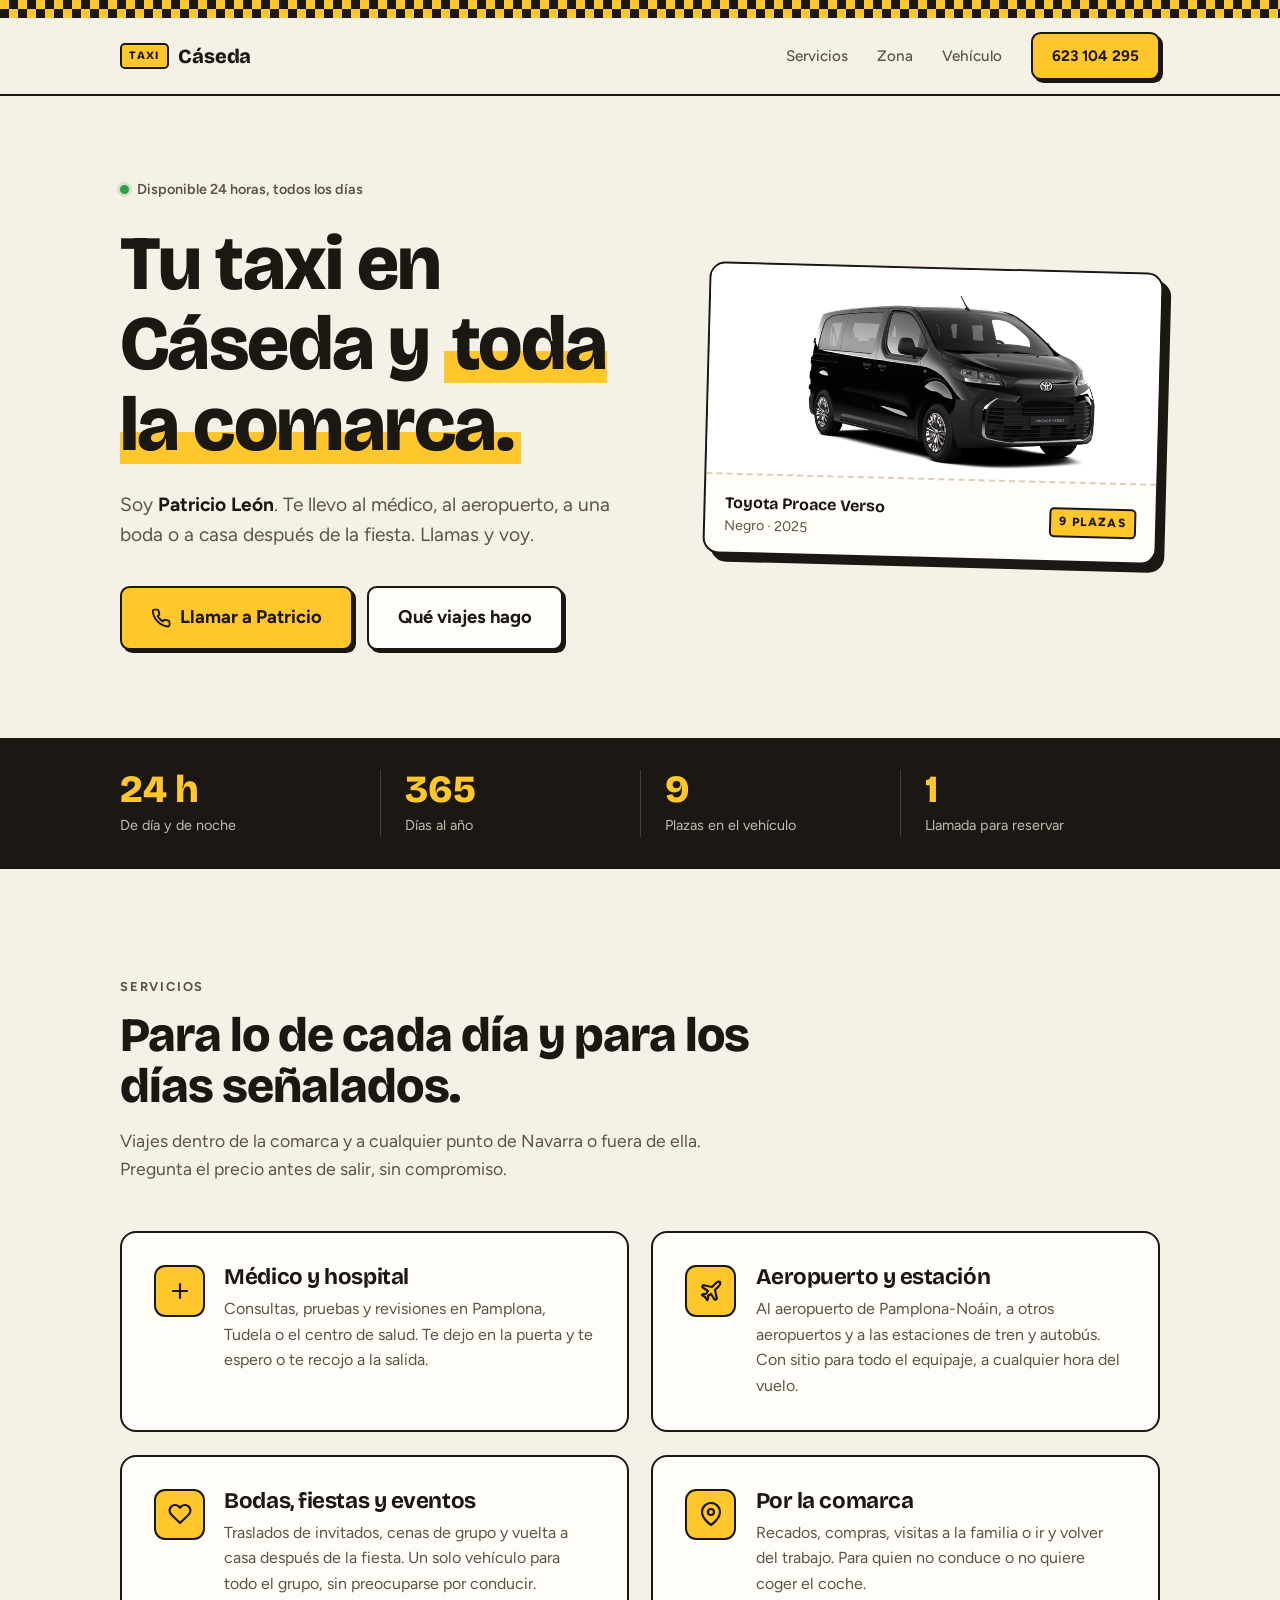
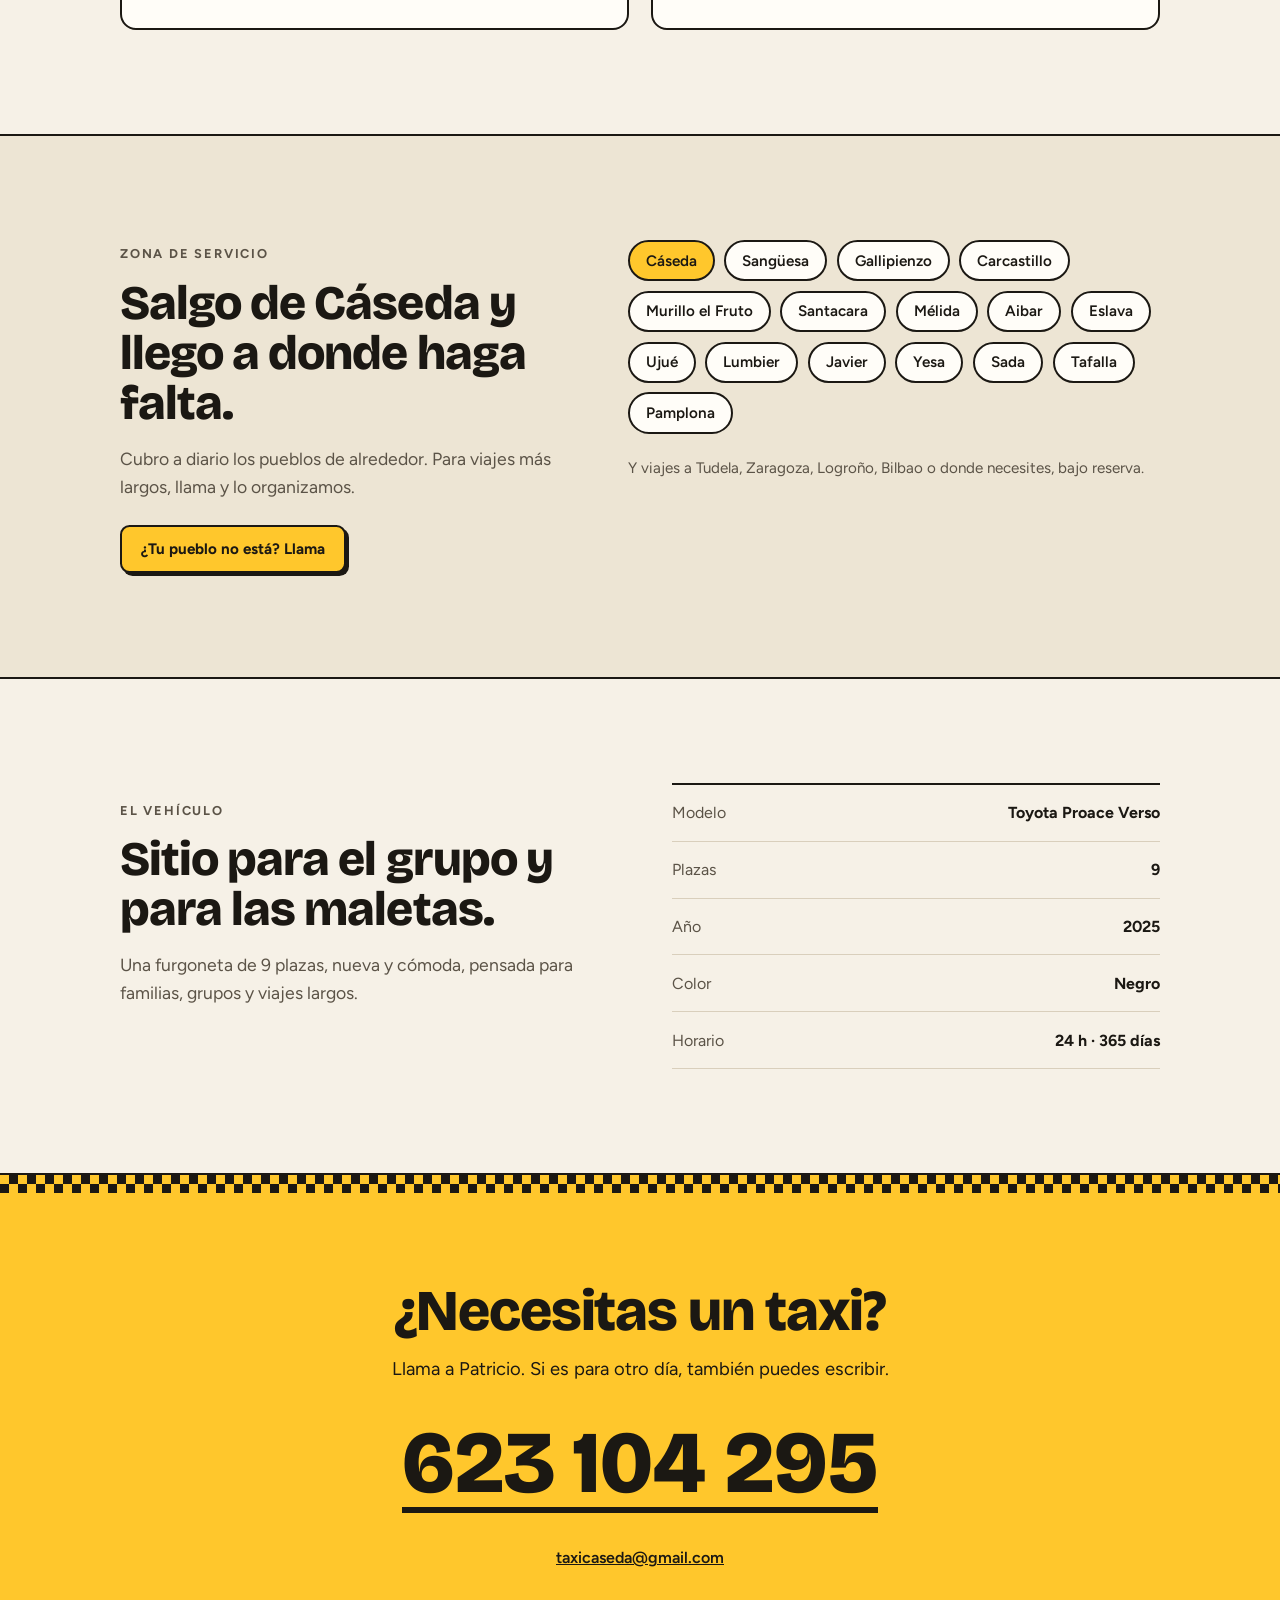
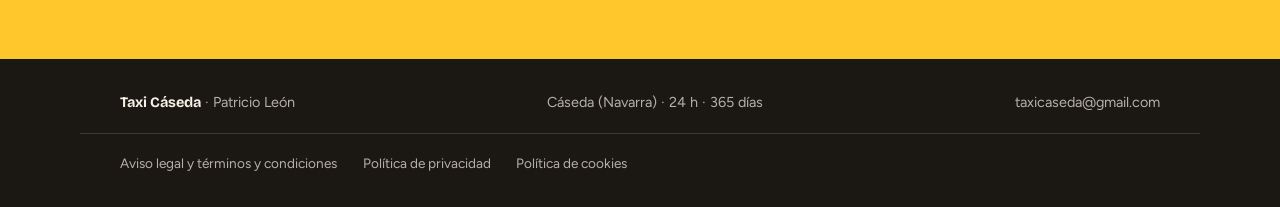
<file: index.html>
<!DOCTYPE html>
<html lang="es">
<head>
    <meta charset="UTF-8">
    <meta name="viewport" content="width=device-width, initial-scale=1.0">
    <title>Taxi Cáseda · Patricio León | Taxi 24h en Cáseda y comarca</title>
    <meta name="description" content="Taxi en Cáseda y la comarca de Sangüesa con Patricio León. Viajes al hospital, al aeropuerto, bodas y eventos. Vehículo de 9 plazas, 24 horas, 365 días.">
    <link rel="icon" type="image/png" sizes="32x32" href="favicon-32.png">
    <link rel="icon" type="image/png" sizes="192x192" href="favicon-192.png">
    <link rel="apple-touch-icon" href="apple-touch-icon.png">
    <link rel="preconnect" href="https://fonts.googleapis.com">
    <link rel="preconnect" href="https://fonts.gstatic.com" crossorigin>
    <link href="https://fonts.googleapis.com/css2?family=Bricolage+Grotesque:opsz,wght@12..96,500;12..96,700;12..96,800&family=Figtree:wght@400;500;600;700&display=swap" rel="stylesheet">
    <style>
        *, *::before, *::after { margin: 0; padding: 0; box-sizing: border-box; }

        :root {
            --paper:   #F6F1E7;
            --paper-2: #EDE5D4;
            --card:    #FFFDF8;
            --ink:     #1B1813;
            --ink-2:   #5B5347;
            --yellow:  #FFC72C;
            --line:    #D9CFBC;
            --display: 'Bricolage Grotesque', sans-serif;
            --checker: repeating-conic-gradient(var(--ink) 0 25%, var(--yellow) 0 50%) 0 0 / 18px 18px;
        }

        html { scroll-behavior: smooth; }

        body {
            background: var(--paper);
            color: var(--ink);
            font-family: 'Figtree', sans-serif;
            line-height: 1.6;
            overflow-x: hidden;
        }

        .wrap { max-width: 1120px; margin: 0 auto; padding-left: 2.5rem; padding-right: 2.5rem; }

        h1, h2, h3 { font-family: var(--display); letter-spacing: -0.02em; line-height: 1.05; }

        /* franja de cuadros de taxi */
        .checker { height: 18px; background: var(--checker); }

        /* NAV */
        header {
            position: sticky; top: 0; z-index: 100;
            background: var(--paper);
            border-bottom: 2px solid var(--ink);
        }
        .nav {
            display: flex; justify-content: space-between; align-items: center;
            padding-top: 0.9rem; padding-bottom: 0.9rem;
        }
        .logo {
            display: flex; align-items: center; gap: 0.6rem;
            color: var(--ink); text-decoration: none;
            font-family: var(--display); font-weight: 800; font-size: 1.25rem; letter-spacing: -0.01em;
        }
        .logo-tag {
            background: var(--yellow); color: var(--ink);
            border: 2px solid var(--ink); border-radius: 0.3rem;
            font-size: 0.7rem; font-weight: 800; letter-spacing: 0.12em;
            padding: 0.15rem 0.45rem;
        }
        .nav-links { display: flex; align-items: center; gap: 1.8rem; }
        .nav-links a:not(.btn) { color: var(--ink-2); text-decoration: none; font-weight: 500; font-size: 0.95rem; }
        .nav-links a:not(.btn):hover { color: var(--ink); }

        /* BOTONES */
        .btn {
            display: inline-flex; align-items: center; gap: 0.55rem;
            background: var(--yellow); color: var(--ink);
            border: 2px solid var(--ink); border-radius: 0.6rem;
            padding: 0.6rem 1.2rem;
            font-weight: 700; font-size: 0.95rem; text-decoration: none;
            box-shadow: 3px 3px 0 var(--ink);
            transition: transform 0.15s, box-shadow 0.15s;
        }
        .btn:hover { transform: translate(-1px,-1px); box-shadow: 4px 4px 0 var(--ink); }
        .btn:active { transform: translate(2px,2px); box-shadow: 1px 1px 0 var(--ink); }
        .btn-lg { font-size: 1.15rem; padding: 0.95rem 1.8rem; }
        .btn-plain { background: var(--card); }
        .btn svg { width: 1.1em; height: 1.1em; }

        /* ── HERO ── */
        .hero {
            display: grid; grid-template-columns: 1.15fr 1fr;
            gap: 4rem; align-items: center;
            padding-top: 5rem; padding-bottom: 5.5rem;
        }
        .kicker {
            display: inline-flex; align-items: center; gap: 0.5rem;
            font-weight: 600; font-size: 0.9rem; color: var(--ink-2);
            margin-bottom: 1.4rem;
        }
        .kicker-dot { width: 9px; height: 9px; border-radius: 50%; background: #2F9E44; box-shadow: 0 0 0 3px rgba(47,158,68,0.18); }

        .hero h1 { font-size: clamp(2.8rem, 6vw, 4.8rem); font-weight: 800; margin-bottom: 1.5rem; }
        .mark {
            background: linear-gradient(transparent 58%, var(--yellow) 58%, var(--yellow) 92%, transparent 92%);
            padding: 0 0.1em;
        }
        .hero p { font-size: 1.2rem; color: var(--ink-2); max-width: 32rem; margin-bottom: 2.2rem; }
        .hero p strong { color: var(--ink); }
        .hero-btns { display: flex; gap: 0.9rem; flex-wrap: wrap; }

        /* postal con el coche */
        .postcard {
            background: var(--card);
            border: 2px solid var(--ink); border-radius: 1rem;
            box-shadow: 8px 8px 0 var(--ink);
            transform: rotate(1.5deg);
            overflow: hidden;
        }
        .postcard img { width: 100%; display: block; background: #fff; padding: 1.5rem 1.5rem 0.5rem; }
        .postcard-foot {
            display: flex; justify-content: space-between; align-items: center; gap: 1rem;
            padding: 0.9rem 1.2rem;
            border-top: 2px dashed var(--line);
            font-size: 0.88rem; color: var(--ink-2);
        }
        .postcard-foot strong { color: var(--ink); font-family: var(--display); font-size: 1rem; }
        .plate {
            border: 2px solid var(--ink); border-radius: 0.3rem;
            background: var(--yellow); color: var(--ink);
            font-weight: 800; font-size: 0.75rem; letter-spacing: 0.1em;
            padding: 0.2rem 0.5rem; white-space: nowrap;
        }

        /* ── DATOS ── */
        .facts { background: var(--ink); color: var(--paper); }
        .facts-inner {
            display: grid; grid-template-columns: repeat(4, 1fr);
            padding-top: 2rem; padding-bottom: 2rem;
        }
        .fact { padding: 0 1.5rem; border-left: 1px solid rgba(246,241,231,0.18); }
        .fact:first-child { border-left: none; padding-left: 0; }
        .fact-num { font-family: var(--display); font-weight: 800; font-size: 2.4rem; line-height: 1; color: var(--yellow); }
        .fact-lbl { font-size: 0.9rem; color: rgba(246,241,231,0.75); margin-top: 0.35rem; }

        /* ── SECCIONES ── */
        section { padding: 6.5rem 0; }
        .eyebrow {
            display: inline-block;
            font-weight: 700; font-size: 0.8rem; letter-spacing: 0.14em; text-transform: uppercase;
            color: var(--ink-2); margin-bottom: 0.8rem;
        }
        .sh { font-size: clamp(2rem, 4vw, 3rem); font-weight: 800; margin-bottom: 1rem; max-width: 40rem; }
        .lead { color: var(--ink-2); font-size: 1.1rem; max-width: 38rem; margin-bottom: 3rem; }

        /* SERVICIOS */
        .svcs { display: grid; grid-template-columns: repeat(2, 1fr); gap: 1.4rem; }
        .svc {
            background: var(--card);
            border: 2px solid var(--ink); border-radius: 1rem;
            padding: 2rem;
            display: grid; grid-template-columns: auto 1fr; gap: 1.2rem; align-items: start;
        }
        .svc-ic {
            width: 3.2rem; height: 3.2rem; border-radius: 0.7rem;
            background: var(--yellow); border: 2px solid var(--ink);
            display: grid; place-items: center;
        }
        .svc-ic svg { width: 1.5rem; height: 1.5rem; }
        .svc h3 { font-size: 1.4rem; font-weight: 700; margin-bottom: 0.45rem; }
        .svc p { color: var(--ink-2); }

        /* ZONA */
        #zona { background: var(--paper-2); border-top: 2px solid var(--ink); border-bottom: 2px solid var(--ink); }
        .zona-inner { display: grid; grid-template-columns: 1fr 1.2fr; gap: 4rem; align-items: start; }
        .zona-inner .lead { margin-bottom: 1.5rem; }
        .towns { display: flex; flex-wrap: wrap; gap: 0.6rem; }
        .town {
            background: var(--card); border: 2px solid var(--ink); border-radius: 2rem;
            padding: 0.4rem 1rem; font-weight: 600; font-size: 0.95rem;
        }
        .town.home { background: var(--yellow); }
        .towns-note { color: var(--ink-2); font-size: 0.95rem; margin-top: 1.4rem; }

        /* VEHÍCULO */
        .veh-inner { display: grid; grid-template-columns: 1fr 1fr; gap: 4rem; align-items: center; }
        .specs { border-top: 2px solid var(--ink); }
        .spec {
            display: flex; justify-content: space-between; gap: 1rem;
            padding: 0.95rem 0; border-bottom: 1px solid var(--line);
        }
        .sk { color: var(--ink-2); }
        .sv { font-weight: 700; text-align: right; }

        /* CONTACTO */
        #contacto { padding: 0; }
        .cta { background: var(--yellow); border-top: 2px solid var(--ink); }
        .cta-inner { padding-top: 5.5rem; padding-bottom: 5.5rem; text-align: center; }
        .cta h2 { font-size: clamp(2.2rem, 5vw, 3.6rem); font-weight: 800; margin-bottom: 0.8rem; }
        .cta p { font-size: 1.15rem; margin-bottom: 2.2rem; }
        .cta-phone {
            display: inline-block;
            font-family: var(--display); font-weight: 800;
            font-size: clamp(2.6rem, 8vw, 5.5rem); line-height: 1;
            color: var(--ink); text-decoration: none;
            border-bottom: 6px solid var(--ink);
            margin-bottom: 2rem;
        }
        .cta-phone:hover { color: #000; }
        .cta-mail { display: block; color: var(--ink); font-weight: 600; }

        /* FOOTER */
        footer { background: var(--ink); color: rgba(246,241,231,0.7); font-size: 0.9rem; }
        .foot {
            display: flex; justify-content: space-between; align-items: center; flex-wrap: wrap; gap: 0.8rem;
            padding-top: 2rem; padding-bottom: 1.2rem;
        }
        .foot strong { color: var(--paper); font-family: var(--display); }
        footer a { color: rgba(246,241,231,0.7); text-decoration: none; }
        footer a:hover { color: var(--yellow); }
        .f-legal {
            display: flex; flex-wrap: wrap; gap: 0.5rem 1.6rem;
            padding-top: 1.2rem; padding-bottom: 2rem;
            border-top: 1px solid rgba(246,241,231,0.15);
            font-size: 0.85rem;
        }

        /* EASTER EGG: snake */
        .egg {
            font: inherit; font-weight: 700; color: var(--ink);
            background: none; border: 0; padding: 0; cursor: pointer;
        }
        .snake {
            position: fixed; inset: 0; z-index: 500;
            background: rgba(27,24,19,0.78);
            display: grid; place-items: center;
            padding: 1rem;
        }
        .snake[hidden] { display: none; }
        .foot .egg { color: inherit; font-weight: 400; }
        .snake-box {
            background: var(--paper);
            border: 2px solid var(--ink); border-radius: 1rem;
            box-shadow: 8px 8px 0 var(--yellow);
            padding: 1rem;
        }
        .snake-top {
            display: flex; justify-content: space-between; align-items: center; gap: 1rem;
            margin-bottom: 0.8rem; font-size: 0.95rem;
        }
        .snake-top strong { font-family: var(--display); font-size: 1.15rem; }
        .snake-x {
            background: var(--yellow); border: 2px solid var(--ink); border-radius: 0.4rem;
            width: 2rem; height: 2rem; font-size: 1.2rem; font-weight: 800; line-height: 1; cursor: pointer;
        }
        #sn-canvas {
            display: block; border: 2px solid var(--ink); border-radius: 0.5rem;
            touch-action: none;
        }
        .snake-msg { text-align: center; color: var(--ink-2); font-size: 0.9rem; margin-top: 0.8rem; max-width: 26rem; }
        .pad { display: none; grid-template-columns: repeat(3, 3rem); gap: 0.4rem; justify-content: center; margin-top: 0.8rem; }
        .pad button {
            height: 3rem; background: var(--card); border: 2px solid var(--ink); border-radius: 0.6rem;
            font-size: 1.1rem; font-weight: 800; color: var(--ink);
        }
        .pad [data-d="up"]    { grid-column: 2; }
        .pad [data-d="left"]  { grid-column: 1; grid-row: 2; }
        .pad [data-d="down"]  { grid-column: 2; grid-row: 2; }
        .pad [data-d="right"] { grid-column: 3; grid-row: 2; }
        @media (pointer: coarse) { .pad { display: grid; } }

        /* RESPONSIVE */
        @media (max-width: 900px) {
            .hero, .zona-inner, .veh-inner { grid-template-columns: 1fr; gap: 3rem; }
            .postcard { max-width: 480px; }
            .svcs { grid-template-columns: 1fr; }
            .facts-inner { grid-template-columns: repeat(2, 1fr); row-gap: 1.6rem; }
            .fact:nth-child(3) { border-left: none; padding-left: 0; }
        }
        @media (max-width: 640px) {
            .wrap { padding-left: 1rem; padding-right: 1rem; }
            .nav-links a:not(.btn) { display: none; }
            .logo { font-size: 1.1rem; }
            .hero { padding-top: 3rem; padding-bottom: 4rem; }
            .hero p { font-size: 1.08rem; }
            .postcard { box-shadow: 5px 5px 0 var(--ink); }
            section { padding: 4.5rem 0; }
            .svc { padding: 1.4rem; grid-template-columns: 1fr; }
            .fact { padding: 0 1rem; }
            .fact-num { font-size: 2rem; }
        }
    </style>
</head>
<body>

    <header>
        <div class="checker"></div>
        <div class="wrap nav">
            <a href="#" class="logo"><span class="logo-tag">TAXI</span> Cáseda</a>
            <div class="nav-links">
                <a href="#servicios">Servicios</a>
                <a href="#zona">Zona</a>
                <a href="#vehiculo">Vehículo</a>
                <a href="tel:+34623104295" class="btn">623 104 295</a>
            </div>
        </div>
    </header>

    <main>

        <!-- HERO -->
        <div class="wrap hero">
            <div>
                <div class="kicker"><span class="kicker-dot"></span> Disponible 24 horas, todos los días</div>
                <h1>Tu taxi en Cáseda y <span class="mark">toda la comarca.</span></h1>
                <p>Soy <button type="button" class="egg">Patricio León</button>. Te llevo al médico, al aeropuerto, a una boda o a casa después de la fiesta. Llamas y voy.</p>
                <div class="hero-btns">
                    <a href="tel:+34623104295" class="btn btn-lg">
                        <svg viewBox="0 0 24 24" fill="none" stroke="currentColor" stroke-width="2.2" stroke-linecap="round" stroke-linejoin="round" aria-hidden="true"><path d="M22 16.9v3a2 2 0 0 1-2.2 2 19.8 19.8 0 0 1-8.6-3.1 19.5 19.5 0 0 1-6-6A19.8 19.8 0 0 1 2.1 4.2 2 2 0 0 1 4.1 2h3a2 2 0 0 1 2 1.7c.1.9.4 1.8.7 2.7a2 2 0 0 1-.5 2.1L8 9.8a16 16 0 0 0 6 6l1.3-1.3a2 2 0 0 1 2.1-.4c.9.3 1.8.6 2.7.7a2 2 0 0 1 1.7 2z"/></svg>
                        Llamar a Patricio
                    </a>
                    <a href="#servicios" class="btn btn-lg btn-plain">Qué viajes hago</a>
                </div>
            </div>
            <div class="postcard">
                <img src="car.png" alt="Toyota Proace Verso negro de 2025, el taxi de Patricio">
                <div class="postcard-foot">
                    <div><strong>Toyota Proace Verso</strong><br>Negro · 2025</div>
                    <span class="plate">9 PLAZAS</span>
                </div>
            </div>
        </div>

        <!-- DATOS -->
        <div class="facts">
            <div class="wrap facts-inner">
                <div class="fact"><div class="fact-num">24 h</div><div class="fact-lbl">De día y de noche</div></div>
                <div class="fact"><div class="fact-num">365</div><div class="fact-lbl">Días al año</div></div>
                <div class="fact"><div class="fact-num">9</div><div class="fact-lbl">Plazas en el vehículo</div></div>
                <div class="fact"><div class="fact-num">1</div><div class="fact-lbl">Llamada para reservar</div></div>
            </div>
        </div>

        <!-- SERVICIOS -->
        <section id="servicios">
            <div class="wrap">
                <span class="eyebrow">Servicios</span>
                <h2 class="sh">Para lo de cada día y para los días señalados.</h2>
                <p class="lead">Viajes dentro de la comarca y a cualquier punto de Navarra o fuera de ella. Pregunta el precio antes de salir, sin compromiso.</p>
                <div class="svcs">
                    <div class="svc">
                        <div class="svc-ic"><svg viewBox="0 0 24 24" fill="none" stroke="currentColor" stroke-width="2.2" stroke-linecap="round" stroke-linejoin="round" aria-hidden="true"><path d="M12 5v14M5 12h14"/></svg></div>
                        <div>
                            <h3>Médico y hospital</h3>
                            <p>Consultas, pruebas y revisiones en Pamplona, Tudela o el centro de salud. Te dejo en la puerta y te espero o te recojo a la salida.</p>
                        </div>
                    </div>
                    <div class="svc">
                        <div class="svc-ic"><svg viewBox="0 0 24 24" fill="none" stroke="currentColor" stroke-width="2.2" stroke-linecap="round" stroke-linejoin="round" aria-hidden="true"><path d="M17.8 19.2 16 11l3.5-3.5C21 6 21.5 4 21 3c-1-.5-3 0-4.5 1.5L13 8 4.8 6.2c-.5-.1-.9.1-1.1.5l-.3.5c-.2.5-.1 1 .3 1.3L9 12l-2 3H4l-1 1 3 2 2 3 1-1v-3l3-2 3.5 5.3c.3.4.8.5 1.3.3l.5-.2c.4-.3.6-.7.5-1.2z"/></svg></div>
                        <div>
                            <h3>Aeropuerto y estación</h3>
                            <p>Al aeropuerto de Pamplona-Noáin, a otros aeropuertos y a las estaciones de tren y autobús. Con sitio para todo el equipaje, a cualquier hora del vuelo.</p>
                        </div>
                    </div>
                    <div class="svc">
                        <div class="svc-ic"><svg viewBox="0 0 24 24" fill="none" stroke="currentColor" stroke-width="2.2" stroke-linecap="round" stroke-linejoin="round" aria-hidden="true"><path d="M20.8 4.6a5.5 5.5 0 0 0-7.8 0L12 5.7l-1-1.1a5.5 5.5 0 0 0-7.8 7.8l1 1.1L12 21l7.8-7.5 1-1.1a5.5 5.5 0 0 0 0-7.8z"/></svg></div>
                        <div>
                            <h3>Bodas, fiestas y eventos</h3>
                            <p>Traslados de invitados, cenas de grupo y vuelta a casa después de la fiesta. Un solo vehículo para todo el grupo, sin preocuparse por conducir.</p>
                        </div>
                    </div>
                    <div class="svc">
                        <div class="svc-ic"><svg viewBox="0 0 24 24" fill="none" stroke="currentColor" stroke-width="2.2" stroke-linecap="round" stroke-linejoin="round" aria-hidden="true"><path d="M21 10c0 7-9 13-9 13S3 17 3 10a9 9 0 0 1 18 0z"/><circle cx="12" cy="10" r="3"/></svg></div>
                        <div>
                            <h3>Por la comarca</h3>
                            <p>Recados, compras, visitas a la familia o ir y volver del trabajo. Para quien no conduce o no quiere coger el coche.</p>
                        </div>
                    </div>
                </div>
            </div>
        </section>

        <!-- ZONA -->
        <section id="zona">
            <div class="wrap zona-inner">
                <div>
                    <span class="eyebrow">Zona de servicio</span>
                    <h2 class="sh">Salgo de Cáseda y llego a donde haga falta.</h2>
                    <p class="lead">Cubro a diario los pueblos de alrededor. Para viajes más largos, llama y lo organizamos.</p>
                    <a href="tel:+34623104295" class="btn">¿Tu pueblo no está? Llama</a>
                </div>
                <div>
                    <div class="towns">
                        <span class="town home">Cáseda</span>
                        <span class="town">Sangüesa</span>
                        <span class="town">Gallipienzo</span>
                        <span class="town">Carcastillo</span>
                        <span class="town">Murillo el Fruto</span>
                        <span class="town">Santacara</span>
                        <span class="town">Mélida</span>
                        <span class="town">Aibar</span>
                        <span class="town">Eslava</span>
                        <span class="town">Ujué</span>
                        <span class="town">Lumbier</span>
                        <span class="town">Javier</span>
                        <span class="town">Yesa</span>
                        <span class="town">Sada</span>
                        <span class="town">Tafalla</span>
                        <span class="town">Pamplona</span>
                    </div>
                    <p class="towns-note">Y viajes a Tudela, Zaragoza, Logroño, Bilbao o donde necesites, bajo reserva.</p>
                </div>
            </div>
        </section>

        <!-- VEHÍCULO -->
        <section id="vehiculo">
            <div class="wrap veh-inner">
                <div>
                    <span class="eyebrow">El vehículo</span>
                    <h2 class="sh">Sitio para el grupo y para las maletas.</h2>
                    <p class="lead">Una furgoneta de 9 plazas, nueva y cómoda, pensada para familias, grupos y viajes largos.</p>
                </div>
                <div class="specs">
                    <div class="spec"><span class="sk">Modelo</span><span class="sv">Toyota Proace Verso</span></div>
                    <div class="spec"><span class="sk">Plazas</span><span class="sv">9</span></div>
                    <div class="spec"><span class="sk">Año</span><span class="sv">2025</span></div>
                    <div class="spec"><span class="sk">Color</span><span class="sv">Negro</span></div>
                    <div class="spec"><span class="sk">Horario</span><span class="sv">24 h · 365 días</span></div>
                </div>
            </div>
        </section>

        <!-- CONTACTO -->
        <section id="contacto">
            <div class="cta">
                <div class="checker"></div>
                <div class="wrap cta-inner">
                    <h2>¿Necesitas un taxi?</h2>
                    <p>Llama a Patricio. Si es para otro día, también puedes escribir.</p>
                    <a href="tel:+34623104295" class="cta-phone">623 104 295</a>
                    <a href="mailto:taxicaseda@gmail.com" class="cta-mail">taxicaseda@gmail.com</a>
                </div>
            </div>
        </section>

    </main>

    <footer>
        <div class="wrap foot">
            <span><strong>Taxi Cáseda</strong> · <button type="button" class="egg">Patricio León</button></span>
            <span>Cáseda (Navarra) · 24 h · 365 días</span>
            <a href="mailto:taxicaseda@gmail.com">taxicaseda@gmail.com</a>
        </div>
        <div class="wrap f-legal">
            <a href="aviso-legal.html">Aviso legal y términos y condiciones</a>
            <a href="politica-privacidad.html">Política de privacidad</a>
            <a href="politica-cookies.html">Política de cookies</a>
        </div>
    </footer>

    <!-- EASTER EGG: al pulsar "Patricio León" se abre la serpiente -->
    <div class="snake" id="snake" hidden>
        <div class="snake-box" role="dialog" aria-modal="true" aria-label="Juego de la serpiente">
            <div class="snake-top">
                <strong>Pasajeros: <span id="sn-score">0</span></strong>
                <span>Récord: <span id="sn-best">0</span></span>
                <button type="button" class="snake-x" aria-label="Cerrar">×</button>
            </div>
            <canvas id="sn-canvas"></canvas>
            <p class="snake-msg" id="sn-msg">Usa las flechas o desliza para arrancar. Recoge pasajeros y no choques.</p>
            <div class="pad">
                <button type="button" data-d="up" aria-label="Arriba">▲</button>
                <button type="button" data-d="left" aria-label="Izquierda">◀</button>
                <button type="button" data-d="down" aria-label="Abajo">▼</button>
                <button type="button" data-d="right" aria-label="Derecha">▶</button>
            </div>
        </div>
    </div>

    <script>
    (() => {
        const N = 18;
        const DIRS = { up: [0, -1], down: [0, 1], left: [-1, 0], right: [1, 0] };
        const KEYS = {
            ArrowUp: 'up', ArrowDown: 'down', ArrowLeft: 'left', ArrowRight: 'right',
            w: 'up', s: 'down', a: 'left', d: 'right'
        };
        const overlay = document.getElementById('snake');
        const canvas = document.getElementById('sn-canvas');
        const ctx = canvas.getContext('2d');
        const scoreEl = document.getElementById('sn-score');
        const bestEl = document.getElementById('sn-best');
        const msgEl = document.getElementById('sn-msg');
        const head = new Image();
        head.src = 'favicon-192.png';

        let snake, dir, nextDir, food, score, timer, cell, state, opener;

        let best = 0;
        try { best = Number(localStorage.getItem('taxi-snake-best')) || 0; } catch (e) {}
        bestEl.textContent = best;

        function resize() {
            const css = Math.max(220, Math.min(420, window.innerWidth - 64, window.innerHeight - 260));
            const dpr = window.devicePixelRatio || 1;
            canvas.style.width = canvas.style.height = css + 'px';
            canvas.width = canvas.height = Math.round(css * dpr);
            cell = canvas.width / N;
        }

        function reset() {
            snake = [{ x: 7, y: 9 }, { x: 6, y: 9 }, { x: 5, y: 9 }];
            dir = nextDir = DIRS.right;
            score = 0;
            scoreEl.textContent = 0;
            placeFood();
        }

        function placeFood() {
            const free = [];
            for (let x = 0; x < N; x++) for (let y = 0; y < N; y++) {
                if (!snake.some(s => s.x === x && s.y === y)) free.push({ x, y });
            }
            food = free[Math.floor(Math.random() * free.length)];
        }

        function speed() { return Math.max(70, 140 - score * 4); }

        function start() {
            state = 'playing';
            msgEl.textContent = '¡En ruta!';
            clearInterval(timer);
            timer = setInterval(step, speed());
        }

        function step() {
            dir = nextDir;
            const h = { x: snake[0].x + dir[0], y: snake[0].y + dir[1] };
            const eats = h.x === food.x && h.y === food.y;
            const body = eats ? snake : snake.slice(0, -1);
            if (h.x < 0 || h.y < 0 || h.x >= N || h.y >= N || body.some(s => s.x === h.x && s.y === h.y)) {
                return gameOver();
            }
            snake.unshift(h);
            if (eats) {
                score++;
                scoreEl.textContent = score;
                if (snake.length === N * N) return gameOver();
                placeFood();
                clearInterval(timer);
                timer = setInterval(step, speed());
            } else {
                snake.pop();
            }
            draw();
        }

        function gameOver() {
            clearInterval(timer);
            state = 'over';
            if (score > best) {
                best = score;
                bestEl.textContent = best;
                try { localStorage.setItem('taxi-snake-best', best); } catch (e) {}
            }
            const p = score === 1 ? 'pasajero' : 'pasajeros';
            msgEl.textContent = `Fin del trayecto: ${score} ${p}. Pulsa una dirección para volver a salir.`;
            draw();
        }

        function roundRect(x, y, w, h, r) {
            ctx.beginPath();
            ctx.moveTo(x + r, y);
            ctx.arcTo(x + w, y, x + w, y + h, r);
            ctx.arcTo(x + w, y + h, x, y + h, r);
            ctx.arcTo(x, y + h, x, y, r);
            ctx.arcTo(x, y, x + w, y, r);
            ctx.closePath();
        }

        function draw() {
            for (let x = 0; x < N; x++) for (let y = 0; y < N; y++) {
                ctx.fillStyle = (x + y) % 2 ? '#F6F1E7' : '#EDE5D4';
                ctx.fillRect(x * cell, y * cell, cell, cell);
            }

            // pasajero
            ctx.font = `${cell * 0.85}px sans-serif`;
            ctx.textAlign = 'center';
            ctx.textBaseline = 'middle';
            ctx.fillText('🙋', (food.x + 0.5) * cell, (food.y + 0.55) * cell);

            // cola: vagones amarillos
            ctx.lineWidth = Math.max(1, cell * 0.08);
            ctx.strokeStyle = '#1B1813';
            ctx.fillStyle = '#FFC72C';
            for (let i = snake.length - 1; i > 0; i--) {
                const s = snake[i];
                roundRect(s.x * cell + cell * 0.1, s.y * cell + cell * 0.1, cell * 0.8, cell * 0.8, cell * 0.2);
                ctx.fill();
                ctx.stroke();
            }

            // cabeza: el logo
            const h = snake[0];
            const pad = -cell * 0.12;
            ctx.save();
            ctx.beginPath();
            ctx.arc((h.x + 0.5) * cell, (h.y + 0.5) * cell, cell / 2 - pad, 0, Math.PI * 2);
            ctx.clip();
            ctx.drawImage(head, h.x * cell + pad, h.y * cell + pad, cell - pad * 2, cell - pad * 2);
            ctx.restore();
        }

        function turn(name) {
            if (!state) return;
            const d = DIRS[name];
            if (state !== 'playing') {
                reset();
                if (d[0] !== -1) nextDir = d;
                start();
                return;
            }
            if (d[0] === -dir[0] && d[1] === -dir[1]) return;
            nextDir = d;
        }

        function open(e) {
            opener = e.currentTarget;
            overlay.hidden = false;
            document.body.style.overflow = 'hidden';
            resize();
            reset();
            state = 'ready';
            msgEl.textContent = 'Usa las flechas o desliza para arrancar. Recoge pasajeros y no choques.';
            if (head.complete) draw(); else head.onload = draw;
            overlay.querySelector('.snake-x').focus();
        }

        function close() {
            clearInterval(timer);
            state = null;
            overlay.hidden = true;
            document.body.style.overflow = '';
            if (opener) opener.focus();
        }

        document.querySelectorAll('.egg').forEach(b => b.addEventListener('click', open));
        overlay.querySelector('.snake-x').addEventListener('click', close);
        overlay.addEventListener('click', e => { if (e.target === overlay) close(); });
        overlay.querySelectorAll('.pad button').forEach(b => b.addEventListener('click', () => turn(b.dataset.d)));

        document.addEventListener('keydown', e => {
            if (!state) return;
            if (e.key === 'Escape') return close();
            const name = KEYS[e.key] || KEYS[e.key.toLowerCase()];
            if (name) { e.preventDefault(); turn(name); }
        });

        let touch;
        canvas.addEventListener('touchstart', e => { touch = e.touches[0]; }, { passive: true });
        canvas.addEventListener('touchend', e => {
            if (!touch) return;
            const t = e.changedTouches[0];
            const dx = t.clientX - touch.clientX, dy = t.clientY - touch.clientY;
            touch = null;
            if (Math.max(Math.abs(dx), Math.abs(dy)) < 20) return;
            turn(Math.abs(dx) > Math.abs(dy) ? (dx > 0 ? 'right' : 'left') : (dy > 0 ? 'down' : 'up'));
        });

        window.addEventListener('resize', () => { if (state) { resize(); draw(); } });
    })();
    </script>

</body>
</html>
</file>
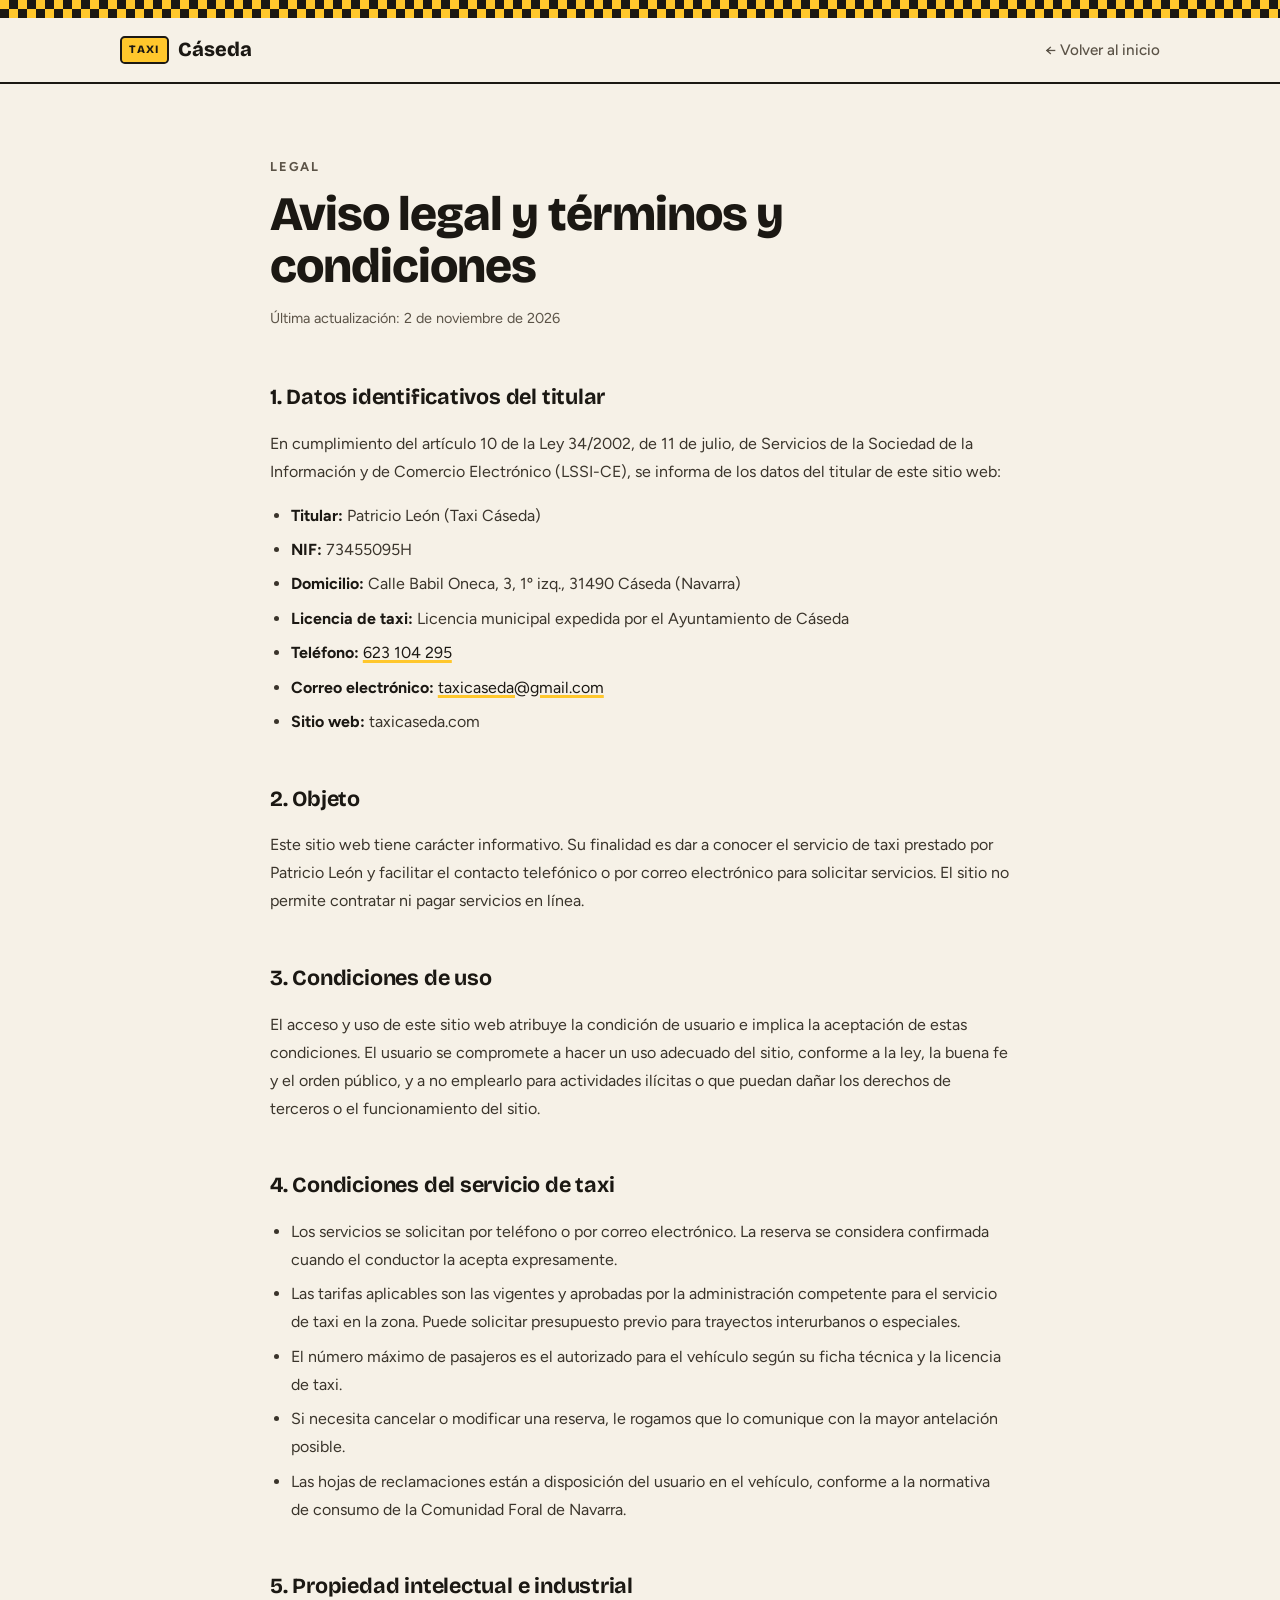
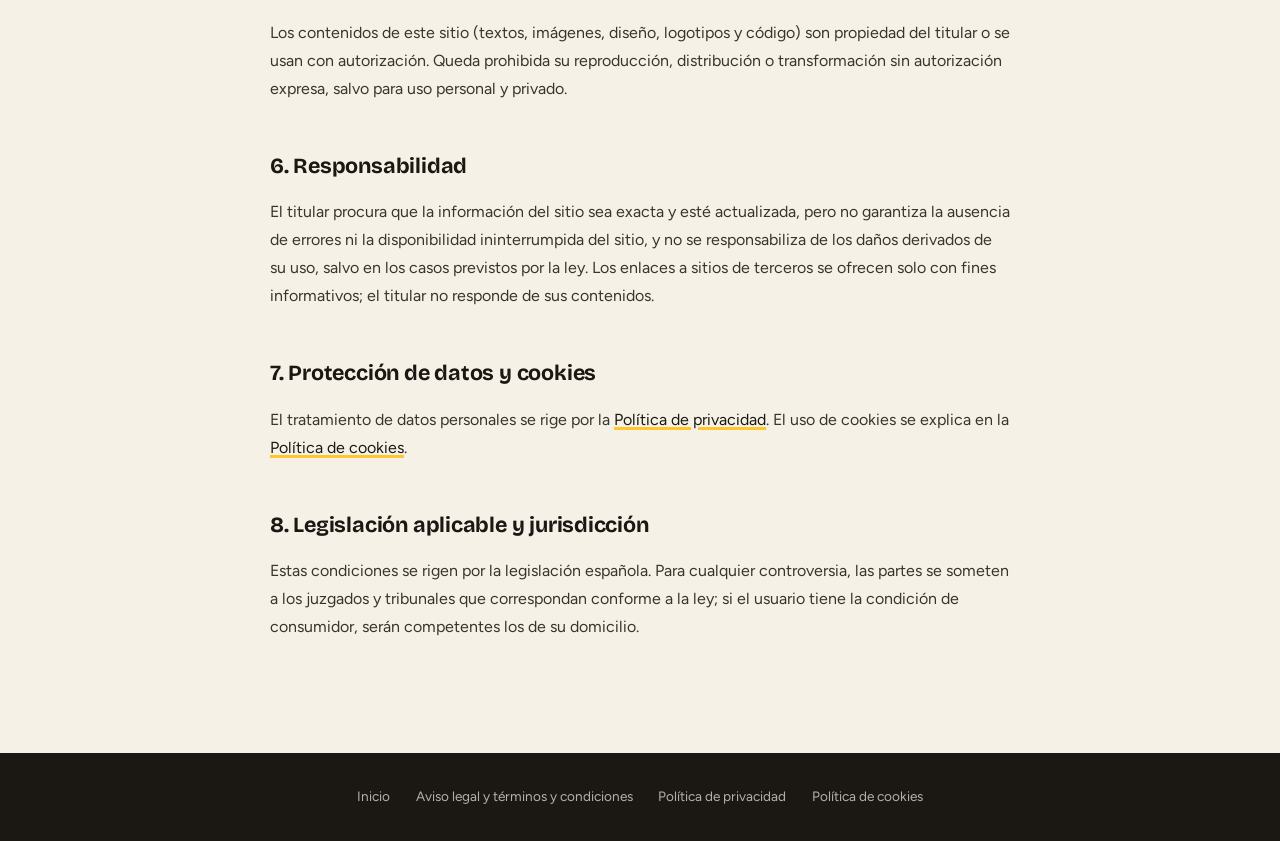
<file: aviso-legal.html>
<!DOCTYPE html>
<html lang="es">
<head>
    <meta charset="UTF-8">
    <meta name="viewport" content="width=device-width, initial-scale=1.0">
    <title>Aviso legal y términos y condiciones · Taxi Cáseda</title>
    <meta name="robots" content="noindex, follow">
    <link rel="icon" type="image/png" sizes="32x32" href="favicon-32.png">
    <link rel="icon" type="image/png" sizes="192x192" href="favicon-192.png">
    <link rel="apple-touch-icon" href="apple-touch-icon.png">
    <link rel="preconnect" href="https://fonts.googleapis.com">
    <link rel="preconnect" href="https://fonts.gstatic.com" crossorigin>
    <link href="https://fonts.googleapis.com/css2?family=Bricolage+Grotesque:opsz,wght@12..96,700;12..96,800&family=Figtree:wght@400;500;600;700&display=swap" rel="stylesheet">
    <link rel="stylesheet" href="legal.css">
</head>
<body>

    <header>
        <div class="checker"></div>
        <nav>
        <a href="index.html" class="logo">
            <span class="logo-tag">TAXI</span> Cáseda
        </a>
        <a href="index.html" class="nav-back">← Volver al inicio</a>
    </nav>
    </header>

    <main>
        <div class="eyebrow">Legal</div>
        <h1>Aviso legal y términos y condiciones</h1>
        <p class="updated">Última actualización: 2 de noviembre de 2026</p>

        <h2>1. Datos identificativos del titular</h2>
        <p>En cumplimiento del artículo 10 de la Ley 34/2002, de 11 de julio, de Servicios de la Sociedad de la Información y de Comercio Electrónico (LSSI-CE), se informa de los datos del titular de este sitio web:</p>
        <ul>
            <li><strong>Titular:</strong> Patricio León (Taxi Cáseda)</li>
            <li><strong>NIF:</strong> 73455095H</li>
            <li><strong>Domicilio:</strong> Calle Babil Oneca, 3, 1º izq., 31490 Cáseda (Navarra)</li>
            <li><strong>Licencia de taxi:</strong> Licencia municipal expedida por el Ayuntamiento de Cáseda</li>
            <li><strong>Teléfono:</strong> <a href="tel:+34623104295">623 104 295</a></li>
            <li><strong>Correo electrónico:</strong> <a href="mailto:taxicaseda@gmail.com">taxicaseda@gmail.com</a></li>
            <li><strong>Sitio web:</strong> taxicaseda.com</li>
        </ul>

        <h2>2. Objeto</h2>
        <p>Este sitio web tiene carácter informativo. Su finalidad es dar a conocer el servicio de taxi prestado por Patricio León y facilitar el contacto telefónico o por correo electrónico para solicitar servicios. El sitio no permite contratar ni pagar servicios en línea.</p>

        <h2>3. Condiciones de uso</h2>
        <p>El acceso y uso de este sitio web atribuye la condición de usuario e implica la aceptación de estas condiciones. El usuario se compromete a hacer un uso adecuado del sitio, conforme a la ley, la buena fe y el orden público, y a no emplearlo para actividades ilícitas o que puedan dañar los derechos de terceros o el funcionamiento del sitio.</p>

        <h2>4. Condiciones del servicio de taxi</h2>
        <ul>
            <li>Los servicios se solicitan por teléfono o por correo electrónico. La reserva se considera confirmada cuando el conductor la acepta expresamente.</li>
            <li>Las tarifas aplicables son las vigentes y aprobadas por la administración competente para el servicio de taxi en la zona. Puede solicitar presupuesto previo para trayectos interurbanos o especiales.</li>
            <li>El número máximo de pasajeros es el autorizado para el vehículo según su ficha técnica y la licencia de taxi.</li>
            <li>Si necesita cancelar o modificar una reserva, le rogamos que lo comunique con la mayor antelación posible.</li>
            <li>Las hojas de reclamaciones están a disposición del usuario en el vehículo, conforme a la normativa de consumo de la Comunidad Foral de Navarra.</li>
        </ul>

        <h2>5. Propiedad intelectual e industrial</h2>
        <p>Los contenidos de este sitio (textos, imágenes, diseño, logotipos y código) son propiedad del titular o se usan con autorización. Queda prohibida su reproducción, distribución o transformación sin autorización expresa, salvo para uso personal y privado.</p>

        <h2>6. Responsabilidad</h2>
        <p>El titular procura que la información del sitio sea exacta y esté actualizada, pero no garantiza la ausencia de errores ni la disponibilidad ininterrumpida del sitio, y no se responsabiliza de los daños derivados de su uso, salvo en los casos previstos por la ley. Los enlaces a sitios de terceros se ofrecen solo con fines informativos; el titular no responde de sus contenidos.</p>

        <h2>7. Protección de datos y cookies</h2>
        <p>El tratamiento de datos personales se rige por la <a href="politica-privacidad.html">Política de privacidad</a>. El uso de cookies se explica en la <a href="politica-cookies.html">Política de cookies</a>.</p>

        <h2>8. Legislación aplicable y jurisdicción</h2>
        <p>Estas condiciones se rigen por la legislación española. Para cualquier controversia, las partes se someten a los juzgados y tribunales que correspondan conforme a la ley; si el usuario tiene la condición de consumidor, serán competentes los de su domicilio.</p>
    </main>

    <footer>
        <a href="index.html">Inicio</a>
        <a href="aviso-legal.html">Aviso legal y términos y condiciones</a>
        <a href="politica-privacidad.html">Política de privacidad</a>
        <a href="politica-cookies.html">Política de cookies</a>
    </footer>

</body>
</html>
</file>
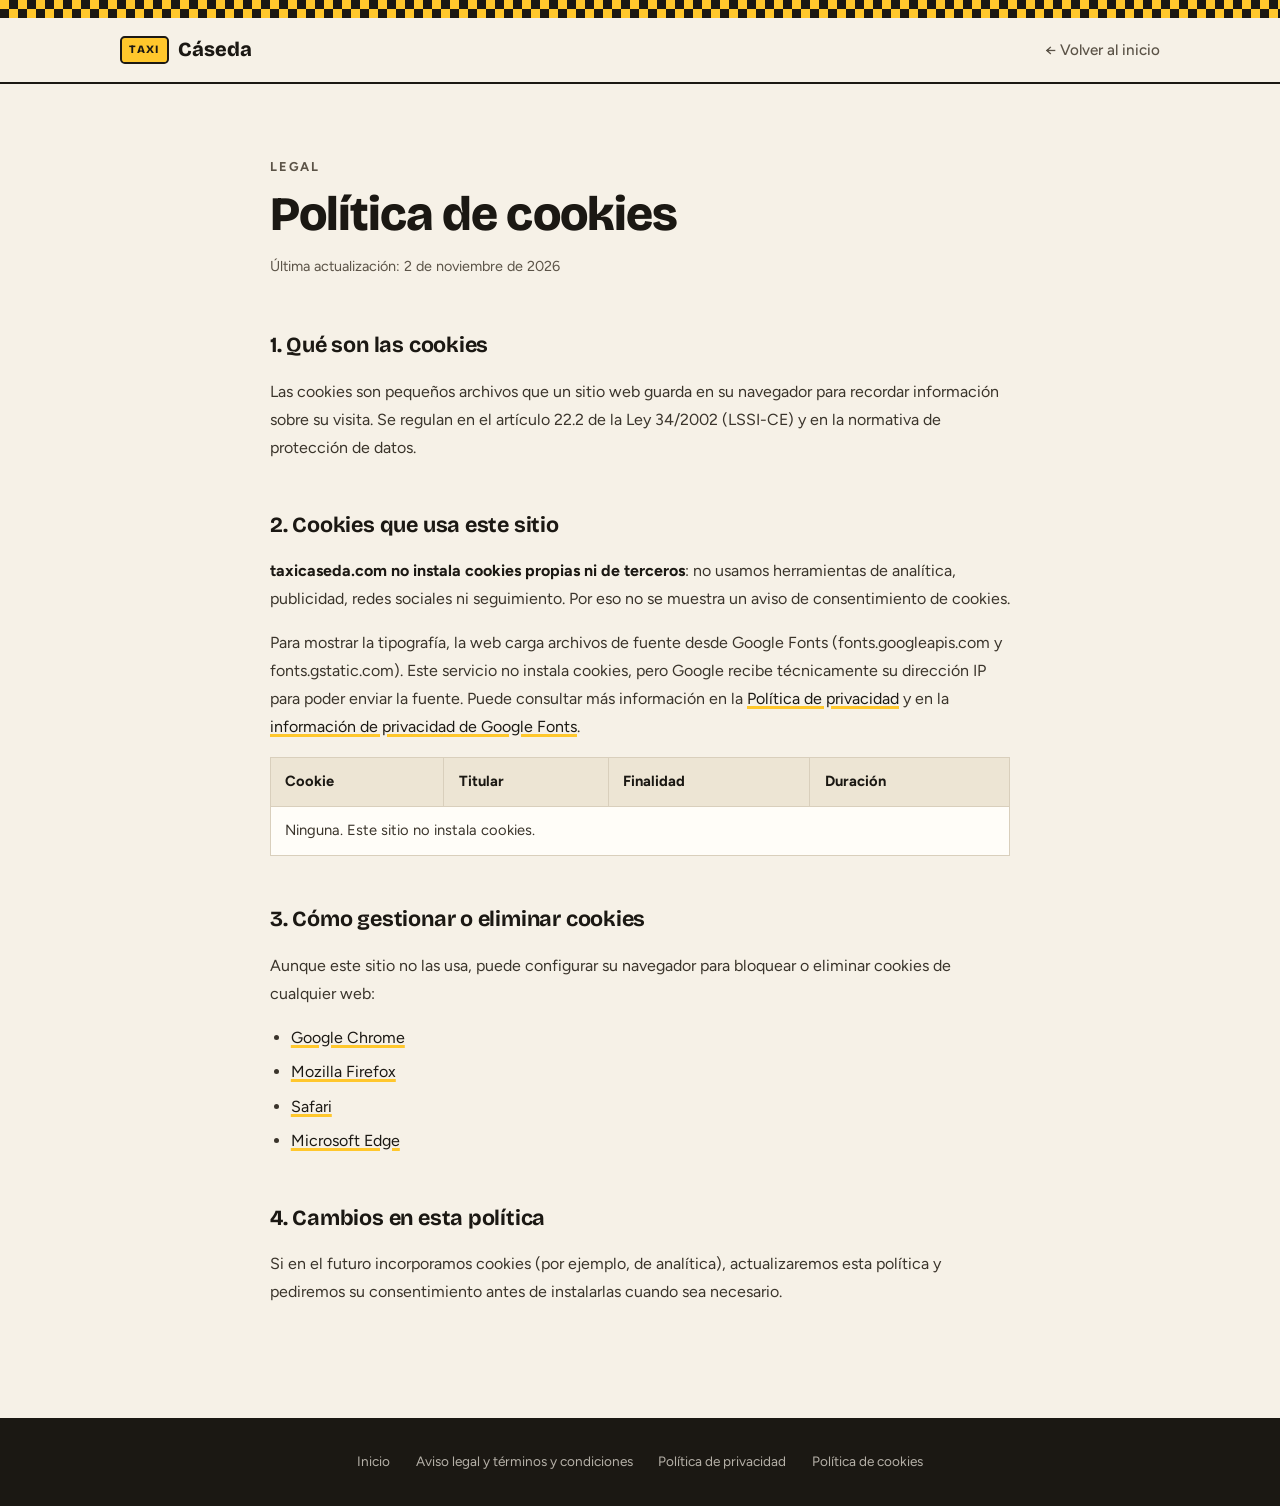
<file: politica-cookies.html>
<!DOCTYPE html>
<html lang="es">
<head>
    <meta charset="UTF-8">
    <meta name="viewport" content="width=device-width, initial-scale=1.0">
    <title>Política de cookies · Taxi Cáseda</title>
    <meta name="robots" content="noindex, follow">
    <link rel="icon" type="image/png" sizes="32x32" href="favicon-32.png">
    <link rel="icon" type="image/png" sizes="192x192" href="favicon-192.png">
    <link rel="apple-touch-icon" href="apple-touch-icon.png">
    <link rel="preconnect" href="https://fonts.googleapis.com">
    <link rel="preconnect" href="https://fonts.gstatic.com" crossorigin>
    <link href="https://fonts.googleapis.com/css2?family=Bricolage+Grotesque:opsz,wght@12..96,700;12..96,800&family=Figtree:wght@400;500;600;700&display=swap" rel="stylesheet">
    <link rel="stylesheet" href="legal.css">
</head>
<body>

    <header>
        <div class="checker"></div>
        <nav>
        <a href="index.html" class="logo">
            <span class="logo-tag">TAXI</span> Cáseda
        </a>
        <a href="index.html" class="nav-back">← Volver al inicio</a>
    </nav>
    </header>

    <main>
        <div class="eyebrow">Legal</div>
        <h1>Política de cookies</h1>
        <p class="updated">Última actualización: 2 de noviembre de 2026</p>

        <h2>1. Qué son las cookies</h2>
        <p>Las cookies son pequeños archivos que un sitio web guarda en su navegador para recordar información sobre su visita. Se regulan en el artículo 22.2 de la Ley 34/2002 (LSSI-CE) y en la normativa de protección de datos.</p>

        <h2>2. Cookies que usa este sitio</h2>
        <p><strong>taxicaseda.com no instala cookies propias ni de terceros</strong>: no usamos herramientas de analítica, publicidad, redes sociales ni seguimiento. Por eso no se muestra un aviso de consentimiento de cookies.</p>
        <p>Para mostrar la tipografía, la web carga archivos de fuente desde Google Fonts (fonts.googleapis.com y fonts.gstatic.com). Este servicio no instala cookies, pero Google recibe técnicamente su dirección IP para poder enviar la fuente. Puede consultar más información en la <a href="politica-privacidad.html">Política de privacidad</a> y en la <a href="https://developers.google.com/fonts/faq/privacy?hl=es" target="_blank" rel="noopener">información de privacidad de Google Fonts</a>.</p>

        <table>
            <tr><th>Cookie</th><th>Titular</th><th>Finalidad</th><th>Duración</th></tr>
            <tr><td colspan="4">Ninguna. Este sitio no instala cookies.</td></tr>
        </table>

        <h2>3. Cómo gestionar o eliminar cookies</h2>
        <p>Aunque este sitio no las usa, puede configurar su navegador para bloquear o eliminar cookies de cualquier web:</p>
        <ul>
            <li><a href="https://support.google.com/chrome/answer/95647?hl=es" target="_blank" rel="noopener">Google Chrome</a></li>
            <li><a href="https://support.mozilla.org/es/kb/Borrar%20cookies" target="_blank" rel="noopener">Mozilla Firefox</a></li>
            <li><a href="https://support.apple.com/es-es/guide/safari/sfri11471/mac" target="_blank" rel="noopener">Safari</a></li>
            <li><a href="https://support.microsoft.com/es-es/microsoft-edge/eliminar-las-cookies-en-microsoft-edge-63947406-40ac-c3b8-57b9-2a946a29ae09" target="_blank" rel="noopener">Microsoft Edge</a></li>
        </ul>

        <h2>4. Cambios en esta política</h2>
        <p>Si en el futuro incorporamos cookies (por ejemplo, de analítica), actualizaremos esta política y pediremos su consentimiento antes de instalarlas cuando sea necesario.</p>
    </main>

    <footer>
        <a href="index.html">Inicio</a>
        <a href="aviso-legal.html">Aviso legal y términos y condiciones</a>
        <a href="politica-privacidad.html">Política de privacidad</a>
        <a href="politica-cookies.html">Política de cookies</a>
    </footer>

</body>
</html>
</file>
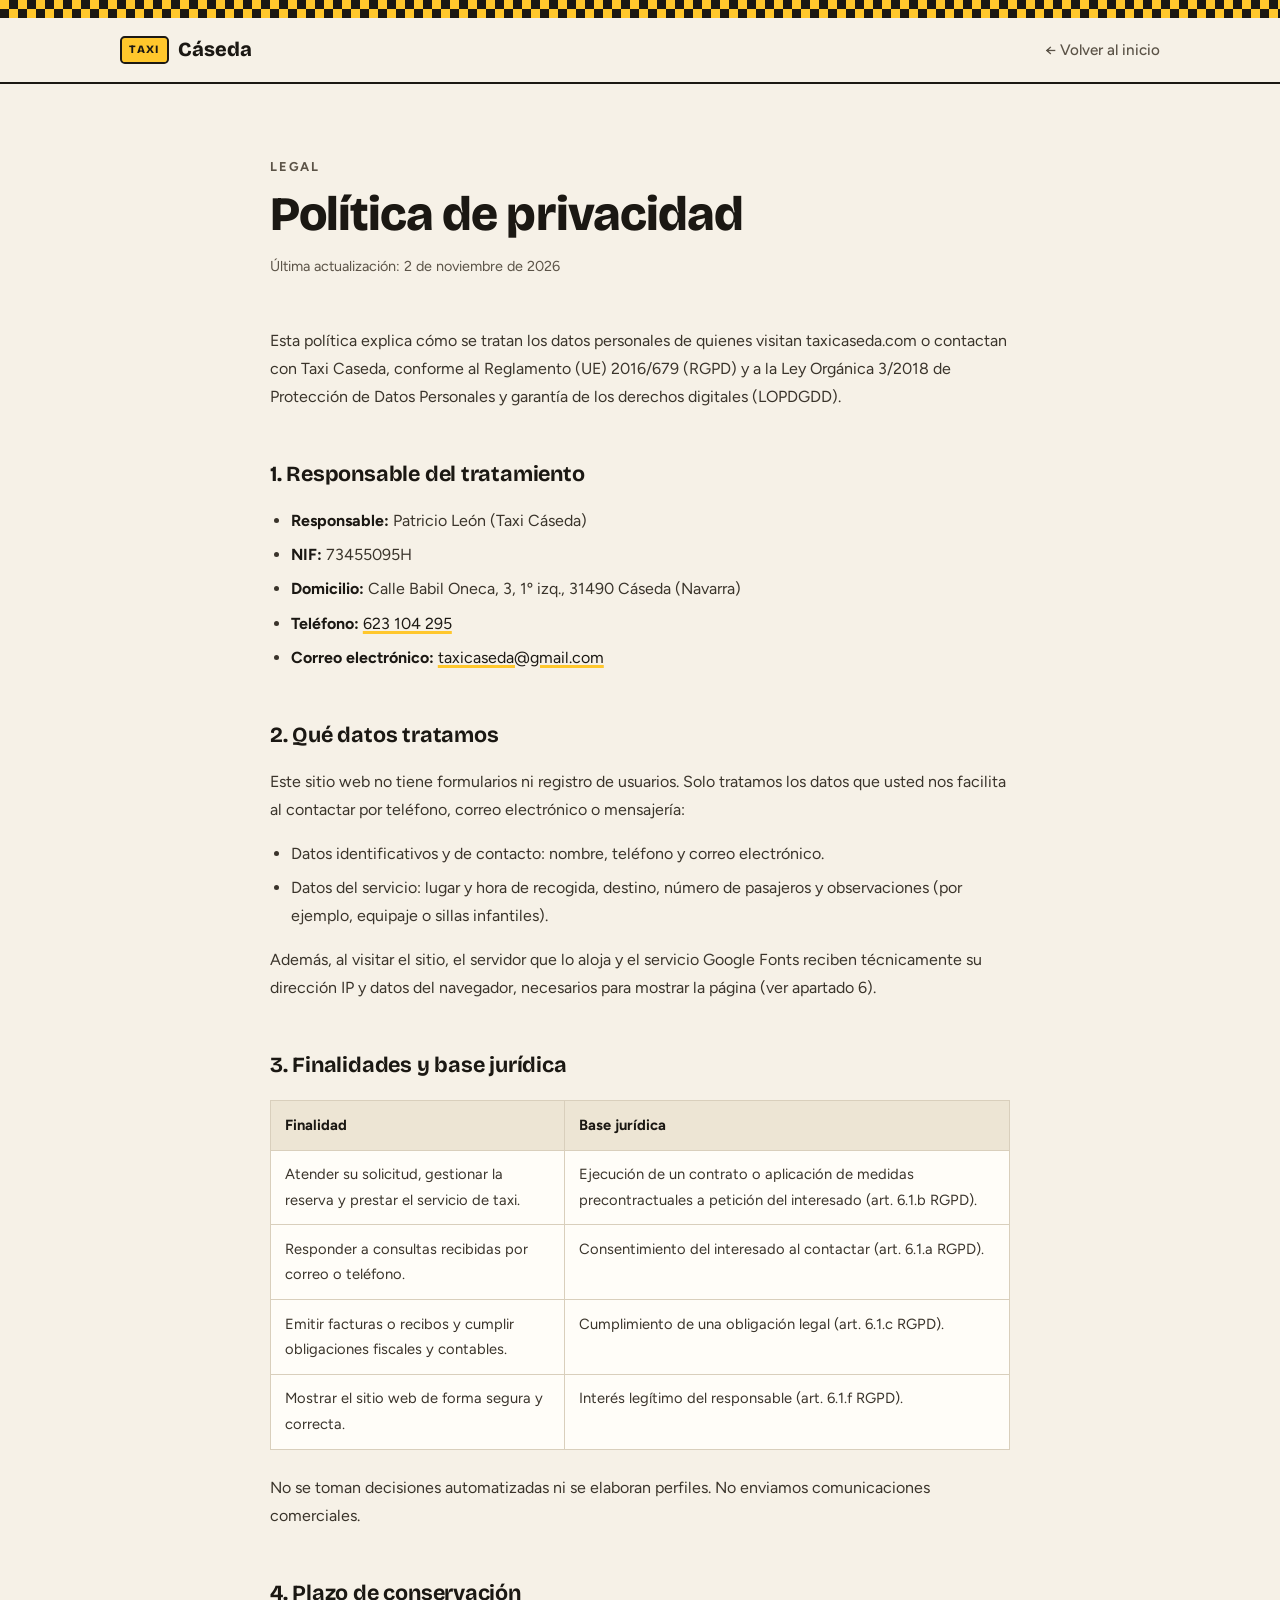
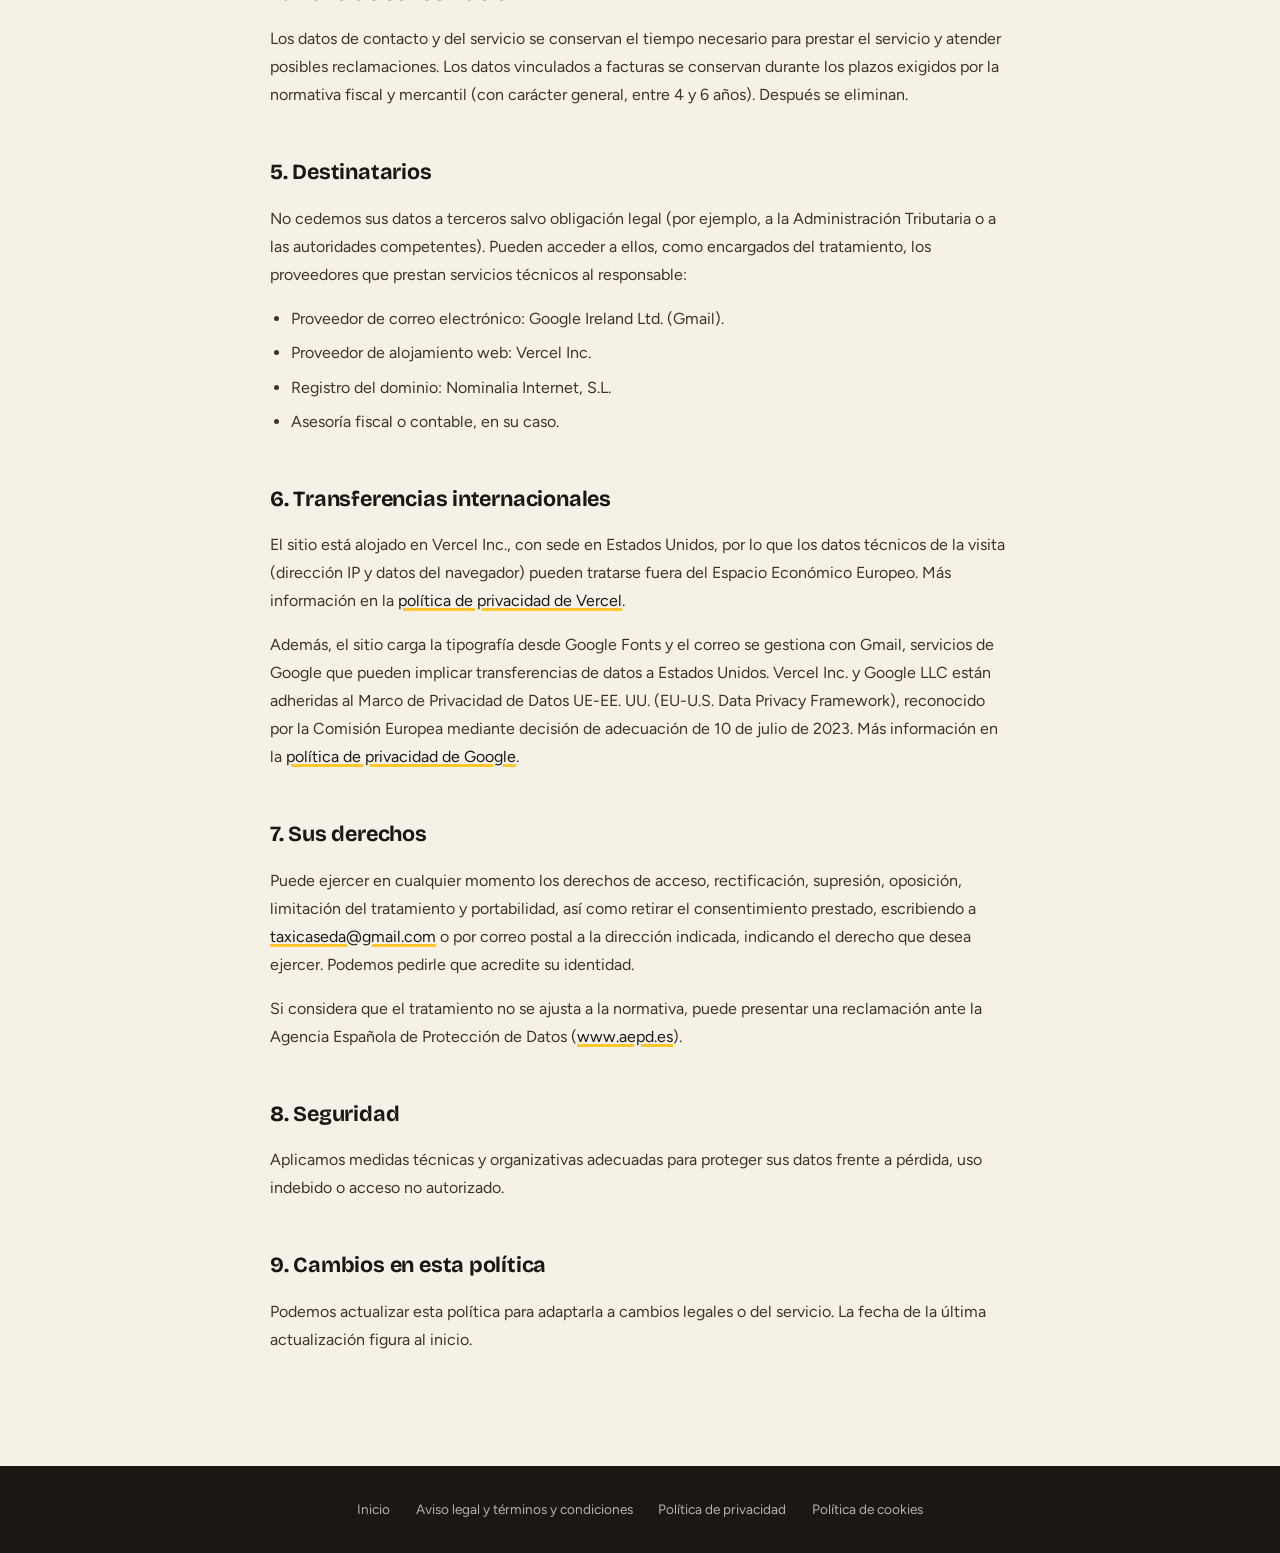
<file: politica-privacidad.html>
<!DOCTYPE html>
<html lang="es">
<head>
    <meta charset="UTF-8">
    <meta name="viewport" content="width=device-width, initial-scale=1.0">
    <title>Política de privacidad · Taxi Cáseda</title>
    <meta name="robots" content="noindex, follow">
    <link rel="icon" type="image/png" sizes="32x32" href="favicon-32.png">
    <link rel="icon" type="image/png" sizes="192x192" href="favicon-192.png">
    <link rel="apple-touch-icon" href="apple-touch-icon.png">
    <link rel="preconnect" href="https://fonts.googleapis.com">
    <link rel="preconnect" href="https://fonts.gstatic.com" crossorigin>
    <link href="https://fonts.googleapis.com/css2?family=Bricolage+Grotesque:opsz,wght@12..96,700;12..96,800&family=Figtree:wght@400;500;600;700&display=swap" rel="stylesheet">
    <link rel="stylesheet" href="legal.css">
</head>
<body>

    <header>
        <div class="checker"></div>
        <nav>
        <a href="index.html" class="logo">
            <span class="logo-tag">TAXI</span> Cáseda
        </a>
        <a href="index.html" class="nav-back">← Volver al inicio</a>
    </nav>
    </header>

    <main>
        <div class="eyebrow">Legal</div>
        <h1>Política de privacidad</h1>
        <p class="updated">Última actualización: 2 de noviembre de 2026</p>

        <p>Esta política explica cómo se tratan los datos personales de quienes visitan taxicaseda.com o contactan con Taxi Caseda, conforme al Reglamento (UE) 2016/679 (RGPD) y a la Ley Orgánica 3/2018 de Protección de Datos Personales y garantía de los derechos digitales (LOPDGDD).</p>

        <h2>1. Responsable del tratamiento</h2>
        <ul>
            <li><strong>Responsable:</strong> Patricio León (Taxi Cáseda)</li>
            <li><strong>NIF:</strong> 73455095H</li>
            <li><strong>Domicilio:</strong> Calle Babil Oneca, 3, 1º izq., 31490 Cáseda (Navarra)</li>
            <li><strong>Teléfono:</strong> <a href="tel:+34623104295">623 104 295</a></li>
            <li><strong>Correo electrónico:</strong> <a href="mailto:taxicaseda@gmail.com">taxicaseda@gmail.com</a></li>
        </ul>

        <h2>2. Qué datos tratamos</h2>
        <p>Este sitio web no tiene formularios ni registro de usuarios. Solo tratamos los datos que usted nos facilita al contactar por teléfono, correo electrónico o mensajería:</p>
        <ul>
            <li>Datos identificativos y de contacto: nombre, teléfono y correo electrónico.</li>
            <li>Datos del servicio: lugar y hora de recogida, destino, número de pasajeros y observaciones (por ejemplo, equipaje o sillas infantiles).</li>
        </ul>
        <p>Además, al visitar el sitio, el servidor que lo aloja y el servicio Google Fonts reciben técnicamente su dirección IP y datos del navegador, necesarios para mostrar la página (ver apartado 6).</p>

        <h2>3. Finalidades y base jurídica</h2>
        <table>
            <tr><th>Finalidad</th><th>Base jurídica</th></tr>
            <tr><td>Atender su solicitud, gestionar la reserva y prestar el servicio de taxi.</td><td>Ejecución de un contrato o aplicación de medidas precontractuales a petición del interesado (art. 6.1.b RGPD).</td></tr>
            <tr><td>Responder a consultas recibidas por correo o teléfono.</td><td>Consentimiento del interesado al contactar (art. 6.1.a RGPD).</td></tr>
            <tr><td>Emitir facturas o recibos y cumplir obligaciones fiscales y contables.</td><td>Cumplimiento de una obligación legal (art. 6.1.c RGPD).</td></tr>
            <tr><td>Mostrar el sitio web de forma segura y correcta.</td><td>Interés legítimo del responsable (art. 6.1.f RGPD).</td></tr>
        </table>
        <p>No se toman decisiones automatizadas ni se elaboran perfiles. No enviamos comunicaciones comerciales.</p>

        <h2>4. Plazo de conservación</h2>
        <p>Los datos de contacto y del servicio se conservan el tiempo necesario para prestar el servicio y atender posibles reclamaciones. Los datos vinculados a facturas se conservan durante los plazos exigidos por la normativa fiscal y mercantil (con carácter general, entre 4 y 6 años). Después se eliminan.</p>

        <h2>5. Destinatarios</h2>
        <p>No cedemos sus datos a terceros salvo obligación legal (por ejemplo, a la Administración Tributaria o a las autoridades competentes). Pueden acceder a ellos, como encargados del tratamiento, los proveedores que prestan servicios técnicos al responsable:</p>
        <ul>
            <li>Proveedor de correo electrónico: Google Ireland Ltd. (Gmail).</li>
            <li>Proveedor de alojamiento web: Vercel Inc.</li>
            <li>Registro del dominio: Nominalia Internet, S.L.</li>
            <li>Asesoría fiscal o contable, en su caso.</li>
        </ul>

        <h2>6. Transferencias internacionales</h2>
        <p>El sitio está alojado en Vercel Inc., con sede en Estados Unidos, por lo que los datos técnicos de la visita (dirección IP y datos del navegador) pueden tratarse fuera del Espacio Económico Europeo. Más información en la <a href="https://vercel.com/legal/privacy-policy" target="_blank" rel="noopener">política de privacidad de Vercel</a>.</p>
        <p>Además, el sitio carga la tipografía desde Google Fonts y el correo se gestiona con Gmail, servicios de Google que pueden implicar transferencias de datos a Estados Unidos. Vercel Inc. y Google LLC están adheridas al Marco de Privacidad de Datos UE-EE. UU. (EU-U.S. Data Privacy Framework), reconocido por la Comisión Europea mediante decisión de adecuación de 10 de julio de 2023. Más información en la <a href="https://policies.google.com/privacy?hl=es" target="_blank" rel="noopener">política de privacidad de Google</a>.</p>

        <h2>7. Sus derechos</h2>
        <p>Puede ejercer en cualquier momento los derechos de acceso, rectificación, supresión, oposición, limitación del tratamiento y portabilidad, así como retirar el consentimiento prestado, escribiendo a <a href="mailto:taxicaseda@gmail.com">taxicaseda@gmail.com</a> o por correo postal a la dirección indicada, indicando el derecho que desea ejercer. Podemos pedirle que acredite su identidad.</p>
        <p>Si considera que el tratamiento no se ajusta a la normativa, puede presentar una reclamación ante la Agencia Española de Protección de Datos (<a href="https://www.aepd.es" target="_blank" rel="noopener">www.aepd.es</a>).</p>

        <h2>8. Seguridad</h2>
        <p>Aplicamos medidas técnicas y organizativas adecuadas para proteger sus datos frente a pérdida, uso indebido o acceso no autorizado.</p>

        <h2>9. Cambios en esta política</h2>
        <p>Podemos actualizar esta política para adaptarla a cambios legales o del servicio. La fecha de la última actualización figura al inicio.</p>
    </main>

    <footer>
        <a href="index.html">Inicio</a>
        <a href="aviso-legal.html">Aviso legal y términos y condiciones</a>
        <a href="politica-privacidad.html">Política de privacidad</a>
        <a href="politica-cookies.html">Política de cookies</a>
    </footer>

</body>
</html>
</file>
<file: legal.css>
*, *::before, *::after { margin: 0; padding: 0; box-sizing: border-box; }

:root {
    --paper:   #F6F1E7;
    --paper-2: #EDE5D4;
    --card:    #FFFDF8;
    --ink:     #1B1813;
    --ink-2:   #5B5347;
    --yellow:  #FFC72C;
    --line:    #D9CFBC;
    --display: 'Bricolage Grotesque', sans-serif;
}

body {
    background: var(--paper);
    color: var(--ink);
    font-family: 'Figtree', sans-serif;
    line-height: 1.75;
}

/* NAV */
header {
    position: sticky; top: 0; z-index: 100;
    background: var(--paper);
    border-bottom: 2px solid var(--ink);
}
.checker { height: 18px; background: repeating-conic-gradient(var(--ink) 0 25%, var(--yellow) 0 50%) 0 0 / 18px 18px; }
nav {
    max-width: 1120px; margin: 0 auto;
    padding: 0.9rem 2.5rem;
    display: flex; justify-content: space-between; align-items: center;
}
.logo {
    display: flex; align-items: center; gap: 0.6rem;
    color: var(--ink); text-decoration: none;
    font-family: var(--display); font-weight: 800; font-size: 1.25rem;
}
.logo-tag {
    background: var(--yellow);
    border: 2px solid var(--ink); border-radius: 0.3rem;
    font-size: 0.7rem; font-weight: 800; letter-spacing: 0.12em;
    padding: 0.15rem 0.45rem;
}
.nav-back { color: var(--ink-2); font-weight: 500; font-size: 0.95rem; text-decoration: none; }
.nav-back:hover { color: var(--ink); }

/* CONTENIDO */
main { max-width: 820px; margin: 0 auto; padding: 4.5rem 2.5rem 6rem; }

.eyebrow { font-size: 0.8rem; font-weight: 700; text-transform: uppercase; letter-spacing: 0.14em; color: var(--ink-2); margin-bottom: 0.7rem; }
h1 { font-family: var(--display); font-size: clamp(2rem, 4vw, 3rem); font-weight: 800; letter-spacing: -0.02em; line-height: 1.08; margin-bottom: 0.8rem; }
.updated { color: var(--ink-2); font-size: 0.9rem; margin-bottom: 3rem; }

h2 { font-family: var(--display); font-size: 1.35rem; font-weight: 700; letter-spacing: -0.01em; margin: 2.8rem 0 0.8rem; }
p, li { color: #3A342B; font-size: 1rem; }
p { margin-bottom: 1rem; }
ul { padding-left: 1.3rem; margin-bottom: 1rem; }
li { margin-bottom: 0.4rem; }
strong { color: var(--ink); }
a { color: var(--ink); text-decoration-color: var(--yellow); text-decoration-thickness: 3px; text-underline-offset: 2px; }
a:hover { background: var(--yellow); }

table { width: 100%; border-collapse: collapse; margin: 1rem 0 1.5rem; font-size: 0.92rem; background: var(--card); }
th, td { text-align: left; padding: 0.7rem 0.9rem; border: 1px solid var(--line); color: #3A342B; vertical-align: top; }
th { color: var(--ink); background: var(--paper-2); font-weight: 700; }

/* FOOTER */
footer {
    background: var(--ink);
    padding: 2rem 2.5rem;
    display: flex; justify-content: center; flex-wrap: wrap; gap: 0.6rem 1.6rem;
    font-size: 0.85rem;
}
footer a { color: rgba(246,241,231,0.7); text-decoration: none; }
footer a:hover { color: var(--yellow); background: none; }

@media (max-width: 640px) {
    nav { padding: 0.9rem 1rem; }
    main { padding: 3rem 1rem 4rem; }
    footer { padding: 2rem 1rem; }
    table { display: block; overflow-x: auto; }
}
</file>
